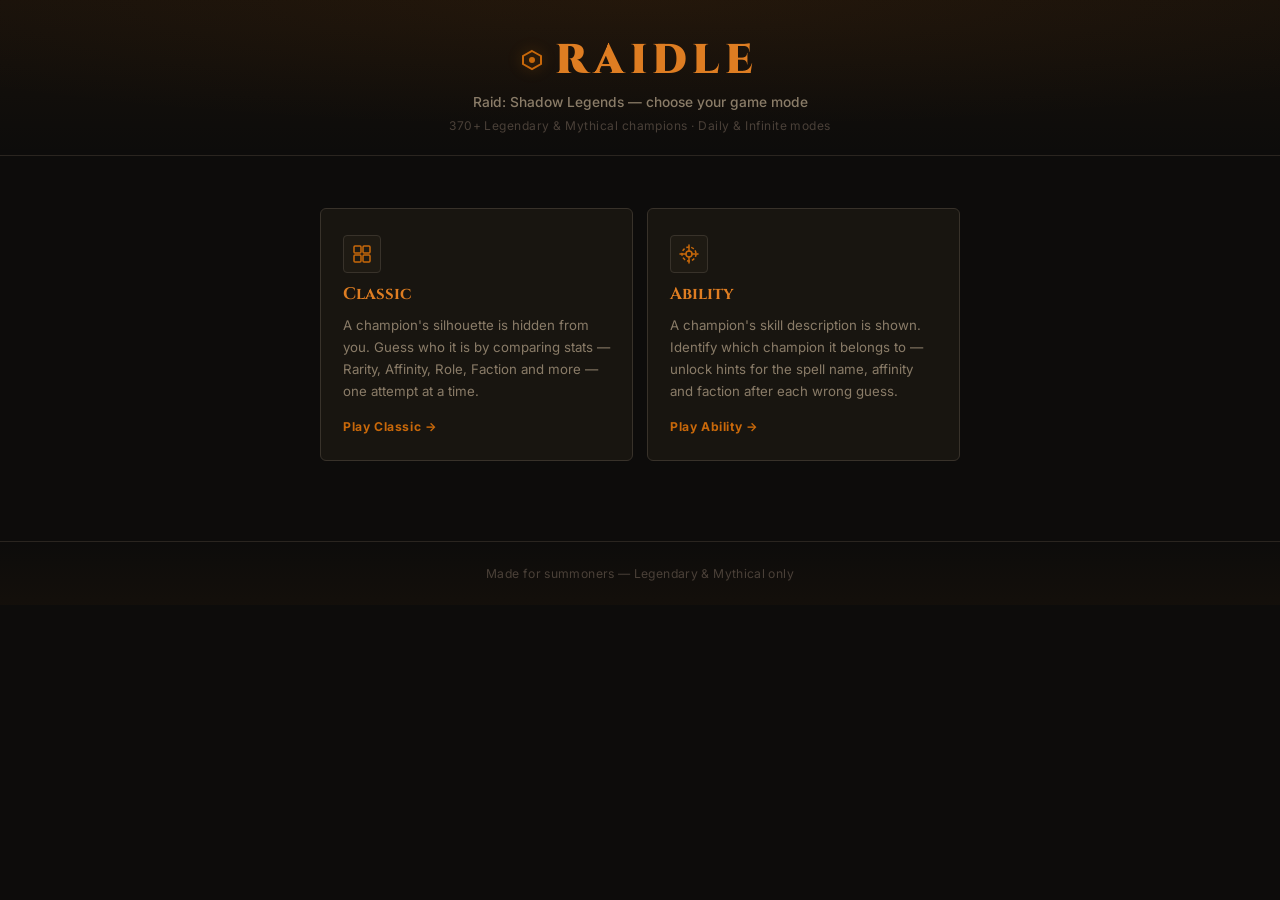
<file: index.html>
<!DOCTYPE html>
<html lang="en">
<head>
<meta charset="UTF-8">
<meta name="viewport" content="width=device-width, initial-scale=1.0">
<title>Raidle — Choose your game</title>
<meta name="description" content="Raidle: two Raid Shadow Legends guessing games. Guess the champion from stats, or identify them from a skill description.">
<meta name="theme-color" content="#0d0c0b">
<link rel="preconnect" href="https://fonts.googleapis.com">
<link rel="preconnect" href="https://fonts.gstatic.com" crossorigin>
<link href="https://fonts.googleapis.com/css2?family=Cinzel:wght@700;800;900&family=Inter:wght@400;500;600;700;800&display=swap" rel="stylesheet">
<link rel="stylesheet" href="style.css">
</head>
<body>

<header class="site-header">
  <div class="header-inner">
    <div class="brand">
      <div class="brand-icon" aria-hidden="true">
        <svg width="22" height="22" viewBox="0 0 22 22" fill="none"><polygon points="11,2 20,7 20,15 11,20 2,15 2,7" stroke="currentColor" stroke-width="2" fill="none"/><circle cx="11" cy="11" r="3" fill="currentColor"/></svg>
      </div>
      <h1>RAIDLE</h1>
    </div>
    <p class="subtitle">Raid: Shadow Legends — choose your game mode</p>
    <p class="hub-count">370+ Legendary &amp; Mythical champions · Daily &amp; Infinite modes</p>
  </div>
</header>

<main class="hub-main">

  <div class="hub-grid">

    <a href="champions.html" class="hub-card">
      <div class="hub-card-icon" aria-hidden="true">
        <svg width="22" height="22" viewBox="0 0 22 22" fill="none">
          <rect x="3" y="3" width="7" height="7" rx="1" stroke="currentColor" stroke-width="1.5"/>
          <rect x="12" y="3" width="7" height="7" rx="1" stroke="currentColor" stroke-width="1.5"/>
          <rect x="3" y="12" width="7" height="7" rx="1" stroke="currentColor" stroke-width="1.5"/>
          <rect x="12" y="12" width="7" height="7" rx="1" stroke="currentColor" stroke-width="1.5"/>
        </svg>
      </div>
      <div class="hub-card-title">Classic</div>
      <p class="hub-card-desc">
        A champion's silhouette is hidden from you. Guess who it is by comparing stats — 
        Rarity, Affinity, Role, Faction and more — one attempt at a time.
      </p>
      <span class="hub-card-cta">Play Classic →</span>
    </a>

    <a href="ability.html" class="hub-card">
      <div class="hub-card-icon" aria-hidden="true">
        <svg width="22" height="22" viewBox="0 0 22 22" fill="none">
          <path d="M11 2 L11 8 M11 14 L11 20 M2 11 L8 11 M14 11 L20 11" stroke="currentColor" stroke-width="1.5" stroke-linecap="round"/>
          <circle cx="11" cy="11" r="3" stroke="currentColor" stroke-width="1.5"/>
          <circle cx="11" cy="11" r="7" stroke="currentColor" stroke-width="1.5" stroke-dasharray="3 2"/>
        </svg>
      </div>
      <div class="hub-card-title">Ability</div>
      <p class="hub-card-desc">
        A champion's skill description is shown. Identify which champion it belongs to —
        unlock hints for the spell name, affinity and faction after each wrong guess.
      </p>
      <span class="hub-card-cta">Play Ability →</span>
    </a>

  </div>

</main>

<footer class="site-footer">
  <p>Made for summoners &mdash; Legendary &amp; Mythical only</p>
</footer>

</body>
</html>
</file>
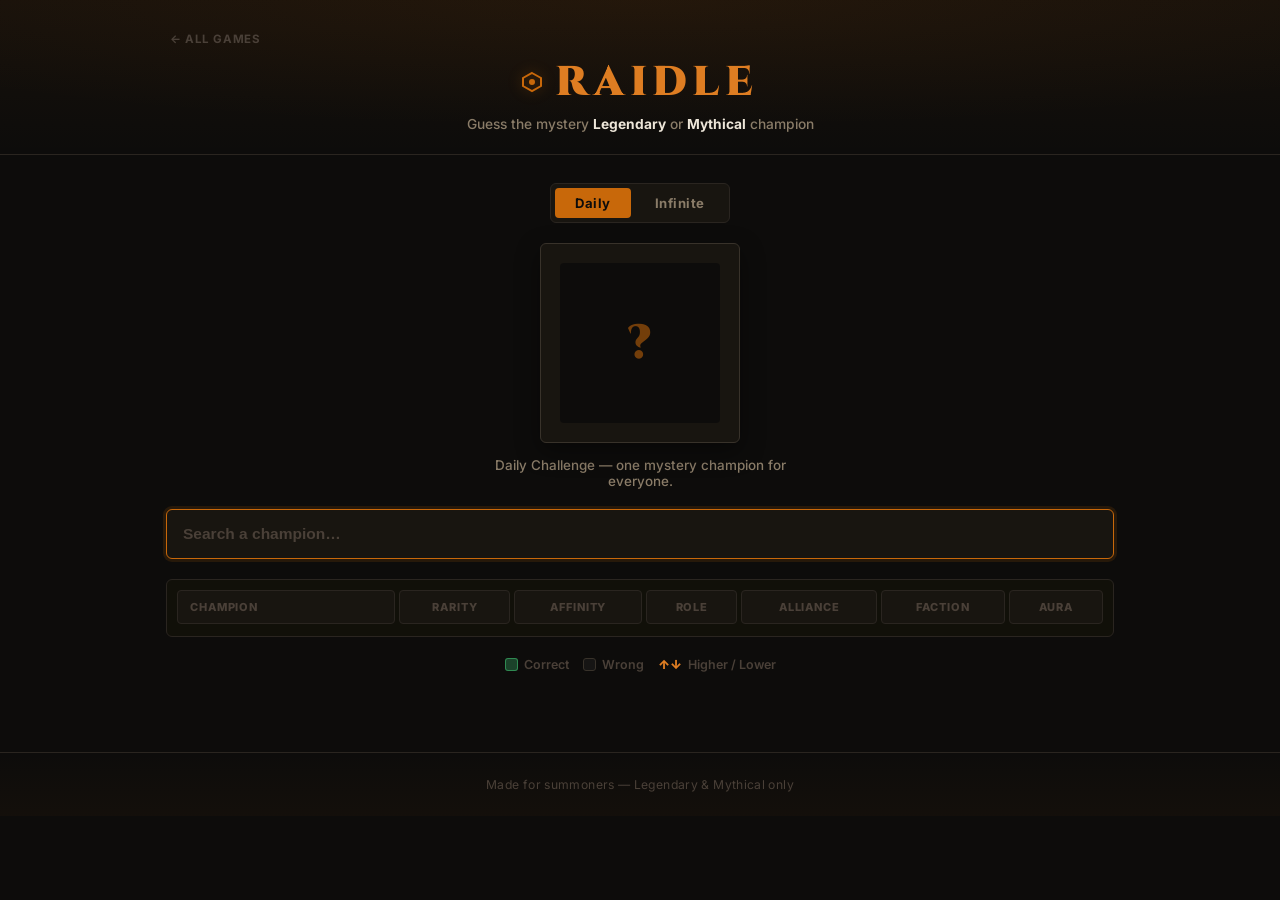
<file: champions.html>
<!DOCTYPE html>
<html lang="en">
<head>
<meta charset="UTF-8">
<meta name="viewport" content="width=device-width, initial-scale=1.0">
<title>Raidle — Guess the Raid: Shadow Legends champion</title>
<meta name="description" content="Daily and infinite Wordle-style game for Raid: Shadow Legends. Guess the mystery Legendary or Mythical champion.">
<meta name="theme-color" content="#0d0c0b">
<link rel="preconnect" href="https://fonts.googleapis.com">
<link rel="preconnect" href="https://fonts.gstatic.com" crossorigin>
<link href="https://fonts.googleapis.com/css2?family=Cinzel:wght@700;800;900&family=Inter:wght@400;500;600;700;800&display=swap" rel="stylesheet">
<link rel="stylesheet" href="style.css">
</head>
<body>

<header class="site-header">
  <div class="header-inner">
    <a href="index.html" class="hub-link">← All games</a>
    <div class="brand">
      <div class="brand-icon" aria-hidden="true">
        <svg width="22" height="22" viewBox="0 0 22 22" fill="none"><polygon points="11,2 20,7 20,15 11,20 2,15 2,7" stroke="currentColor" stroke-width="2" fill="none"/><circle cx="11" cy="11" r="3" fill="currentColor"/></svg>
      </div>
      <h1>RAIDLE</h1>
    </div>
    <p class="subtitle">Guess the mystery <strong>Legendary</strong> or <strong>Mythical</strong> champion</p>
  </div>
</header>

<main class="game">

  <div class="mode-switch" role="tablist" aria-label="Game mode">
    <button class="mode-btn is-active" data-mode="daily" role="tab" aria-selected="true">Daily</button>
    <button class="mode-btn" data-mode="infinite" role="tab" aria-selected="false">Infinite</button>
  </div>

  <section class="hero">
    <div class="hero-card" id="portal">
      <div class="hero-inner" id="portalFigure">
        <span class="placeholder-glyph">?</span>
      </div>
    </div>
    <p class="hero-caption" id="attemptsCaption">Who is this champion? Try your luck below.</p>
  </section>

  <section class="input-row">
    <div class="autocomplete" id="autocomplete">
      <input
        type="text"
        id="guessInput"
        class="guess-input"
        placeholder="Search a champion…"
        autocomplete="off"
        spellcheck="false"
        aria-label="Champion name"
        aria-autocomplete="list"
        aria-controls="suggestions"
      />
      <ul class="suggestions" id="suggestions" role="listbox" hidden></ul>
    </div>
  </section>

  <section class="result-banner" id="resultBanner" hidden></section>

  <section class="board-wrap">
    <div class="board-scroll">
      <table class="board" id="board">
        <thead>
          <tr>
            <th class="col-portrait">Champion</th>
            <th>Rarity</th>
            <th>Affinity</th>
            <th>Role</th>
            <th>Alliance</th>
            <th>Faction</th>
            <th>Aura</th>
          </tr>
        </thead>
        <tbody id="boardBody"></tbody>
      </table>
    </div>
  </section>

  <div class="legend">
    <span class="legend-item"><span class="chip chip--correct"></span>Correct</span>
    <span class="legend-item"><span class="chip chip--wrong"></span>Wrong</span>
    <span class="legend-item"><span class="legend-arrow">↑↓</span>Higher / Lower</span>
  </div>

</main>

<footer class="site-footer">
  <p>Made for summoners &mdash; Legendary &amp; Mythical only</p>
</footer>

<script src="data.js"></script>
<script src="script.js"></script>
</body>
</html>
</file>
<file: style.css>
/* ================================================================
   RAIDLE — dark theme
   ================================================================ */

/* -------- tokens -------- */
:root {
  --bg:        #0d0c0b;
  --bg-2:      #111009;
  --surface:   #181510;
  --surface-2: #1e1a13;
  --border:    #2a2520;
  --border-hi: #38322a;

  --text:    #ede6d9;
  --muted:   #8a7c68;
  --faint:   #4a4038;

  --accent:    #c8680a;
  --accent-hi: #de7d22;
  --accent-lo: #8a4206;

  --magic:  #4a9ad4;
  --spirit: #4aaa6a;
  --force:  #c87820;
  --void:   #9060c0;

  --win-bg:  #0d1f10;
  --win-bd:  #1e4224;
  --lose-bg: #1a0e0b;
  --lose-bd: #3a1c14;

  --r:    6px;
  --r-sm: 4px;
  --ease: cubic-bezier(.25,.46,.45,.94);
}

/* -------- reset -------- */
*, *::before, *::after { box-sizing: border-box; margin: 0; padding: 0; }
html { height: 100%; -webkit-text-size-adjust: 100%; }
body {
  min-height: 100%;
  background: var(--bg);
  background-image: radial-gradient(ellipse 130% 26% at 50% 0%, rgba(200,104,10,.07) 0%, transparent 55%);
  color: var(--text);
  font-family: 'Inter', system-ui, -apple-system, "Segoe UI", Roboto, Arial, sans-serif;
  -webkit-font-smoothing: antialiased;
  overflow-x: hidden;
}
button { font-family: inherit; cursor: pointer; }
img { display: block; }
ul { list-style: none; }
::selection { background: rgba(200,104,10,.28); color: var(--text); }

/* -------- header -------- */
.site-header {
  position: relative; z-index: 1;
  border-bottom: 1px solid var(--border);
  background: linear-gradient(to bottom, rgba(200,104,10,.055) 0%, transparent 100%);
}
.header-inner {
  max-width: 980px;
  margin: 0 auto;
  padding: 32px 20px 22px;
  display: flex;
  flex-direction: column;
  align-items: center;
  gap: 6px;
}
.brand {
  display: flex;
  align-items: center;
  gap: 12px;
}
.brand-icon {
  color: var(--accent);
  display: flex;
  align-items: center;
  filter: drop-shadow(0 0 7px rgba(200,104,10,.4));
}
.brand h1 {
  font-family: 'Cinzel', serif;
  font-size: clamp(1.8rem, 5vw, 2.6rem);
  font-weight: 900;
  letter-spacing: .14em;
  color: var(--accent-hi);
  text-rendering: optimizeLegibility;
}
.subtitle {
  font-size: .86rem;
  color: var(--muted);
  font-weight: 500;
  text-align: center;
}
.subtitle strong { color: var(--text); font-weight: 700; }

/* -------- main layout -------- */
.game {
  position: relative; z-index: 1;
  max-width: 980px;
  margin: 0 auto;
  padding: 28px 16px 80px;
  display: flex;
  flex-direction: column;
  align-items: center;
  gap: 20px;
  animation: pageFade .45s var(--ease) both;
}

/* -------- mode tabs -------- */
.mode-switch {
  display: inline-flex;
  gap: 4px;
  background: var(--surface);
  border: 1px solid var(--border);
  border-radius: var(--r);
  padding: 4px;
}
.mode-btn {
  border: none;
  background: transparent;
  color: var(--muted);
  font-size: .82rem;
  font-weight: 700;
  letter-spacing: .04em;
  padding: 7px 20px;
  border-radius: 4px;
  transition: background .15s, color .15s;
}
.mode-btn:hover { color: var(--text); }
.mode-btn.is-active {
  background: var(--accent);
  color: var(--bg);
}

/* -------- hero card -------- */
.hero {
  display: flex;
  flex-direction: column;
  align-items: center;
  gap: 14px;
  width: 100%;
}
.hero-card {
  position: relative;
  width: 200px;
  height: 200px;
  border-radius: var(--r);
  background: var(--surface);
  border: 1px solid var(--border-hi);
  display: grid;
  place-items: center;
  box-shadow: 0 8px 24px rgba(0,0,0,.4);
  animation: heroBreath 4s ease-in-out infinite;
}
.hero-card.is-done { animation: none; }
.hero-inner {
  width: 160px;
  height: 160px;
  border-radius: var(--r-sm);
  overflow: hidden;
  display: grid;
  place-items: center;
  background: var(--bg);
}
.hero-inner img {
  width: 100%; height: 100%;
  object-fit: cover;
  filter: brightness(0) saturate(0);
  transition: filter .55s var(--ease);
}
.hero-inner.is-revealed img { filter: none; }
.placeholder-glyph {
  font-family: 'Cinzel', serif;
  font-size: 3rem;
  font-weight: 900;
  color: var(--accent);
  opacity: .55;
  user-select: none;
  animation: glyphPulse 2.8s ease-in-out infinite;
}
.hero-caption {
  font-size: .84rem;
  color: var(--muted);
  font-weight: 500;
  text-align: center;
  max-width: 340px;
}

/* -------- input row -------- */
.input-row {
  width: 100%;
  display: flex;
  gap: 10px;
  align-items: stretch;
}
.autocomplete {
  position: relative;
  flex: 1;
}
.guess-input {
  width: 100%;
  height: 50px;
  background: var(--surface);
  border: 1px solid var(--border-hi);
  border-radius: var(--r);
  color: var(--text);
  font-size: .97rem;
  font-weight: 600;
  padding: 0 16px;
  outline: none;
  transition: border-color .18s var(--ease), box-shadow .18s var(--ease);
}
.guess-input::placeholder { color: var(--faint); }
.guess-input:focus {
  border-color: var(--accent);
  box-shadow: 0 0 0 3px rgba(200,104,10,.14);
}
/* -------- suggestions dropdown -------- */
.suggestions {
  position: absolute;
  z-index: 9000;
  top: calc(100% + 6px);
  left: 0; right: 0;
  padding: 6px;
  background: var(--surface);
  border: 1px solid var(--border-hi);
  border-radius: var(--r);
  max-height: 300px;
  overflow-y: auto;
  box-shadow: 0 8px 24px rgba(0,0,0,.5);
}
.suggestions::-webkit-scrollbar { width: 8px; }
.suggestions::-webkit-scrollbar-track { background: transparent; }
.suggestions::-webkit-scrollbar-thumb { background: var(--border-hi); border-radius: 4px; }
.suggestion-item {
  display: flex;
  align-items: center;
  gap: 12px;
  padding: 8px 10px;
  border-radius: var(--r-sm);
  cursor: pointer;
  transition: background .14s, color .14s, border-color .14s;
  border-left: 2px solid transparent;
}
.suggestion-item:hover,
.suggestion-item.is-active { background: var(--surface-2); border-left-color: var(--accent); }
.suggestion-item span {
  font-weight: 700;
  font-size: .92rem;
  color: var(--text);
}
.suggestion-item:hover span,
.suggestion-item.is-active span { color: var(--accent-hi); }
.suggestion-thumb {
  width: 44px; height: 44px;
  border-radius: var(--r-sm);
  object-fit: cover;
  border: 1px solid var(--border-hi);
  flex-shrink: 0;
  background: var(--surface-2);
}
.thumb-fallback {
  display: grid;
  place-items: center;
  font-weight: 800;
  font-size: .75rem;
  color: var(--faint);
}
.no-match {
  padding: 10px 12px;
  color: var(--faint);
  font-size: .86rem;
}

/* -------- result banner -------- */
.result-banner {
  width: 100%;
  padding: 18px 20px;
  border-radius: var(--r);
  font-weight: 700;
  border: 1px solid transparent;
  position: relative;
  overflow: hidden;
}
.result-banner.win  {
  background: var(--win-bg);
  border-color: var(--win-bd);
  animation: winEntrance .42s cubic-bezier(.34,1.3,.64,1) both;
}
.result-banner.lose {
  background: var(--lose-bg);
  border-color: var(--lose-bd);
  animation: rise .3s var(--ease) both;
}
.result-banner.win::after {
  content: '';
  position: absolute;
  top: 0; left: -80%; bottom: 0;
  width: 55%;
  background: linear-gradient(90deg, transparent, rgba(255,255,255,.04), transparent);
  animation: shimmer 1.4s var(--ease) .4s both;
}
.answer-name {
  font-family: 'Cinzel', serif;
  color: var(--accent-hi);
  font-size: 1.05em;
}
.banner-actions {
  margin-top: 10px;
  display: flex;
  gap: 8px;
  flex-wrap: wrap;
}
.banner-actions button {
  height: 36px;
  padding: 0 16px;
  border-radius: 999px;
  border: 1px solid var(--border-hi);
  background: var(--surface-2);
  color: var(--text);
  font-size: .82rem;
  font-weight: 700;
  transition: background .18s, border-color .18s, color .18s;
}
.banner-actions button:hover {
  background: var(--accent);
  border-color: var(--accent);
  color: #0b0b0b;
}
@keyframes rise {
  from { opacity: 0; transform: translateY(-8px); }
  to   { opacity: 1; transform: none; }
}
@keyframes winEntrance {
  from { opacity: 0; transform: translateY(-6px) scale(.98); }
  to   { opacity: 1; transform: none; }
}
@keyframes shimmer {
  from { left: -80%; }
  to   { left: 120%; }
}

/* -------- guess board -------- */
.board-wrap { width: 100%; }
.board-scroll {
  width: 100%;
  overflow-x: auto;
  border-radius: var(--r);
  padding: 6px 6px 8px;
  background: var(--bg-2);
  border: 1px solid var(--border);
  perspective: 1000px;
}
.board-scroll::-webkit-scrollbar { height: 6px; }
.board-scroll::-webkit-scrollbar-thumb { background: var(--border-hi); border-radius: 3px; }
.board {
  width: 100%;
  border-collapse: separate;
  border-spacing: 4px 4px;
  background: transparent;
}
.board thead th {
  padding: 9px 12px;
  font-size: .69rem;
  font-weight: 800;
  letter-spacing: .08em;
  text-transform: uppercase;
  color: var(--faint);
  text-align: center;
  background: var(--surface);
  border-radius: var(--r-sm);
  border: 1px solid var(--border);
}
.board thead th.col-portrait {
  text-align: left;
  padding-left: 12px;
  min-width: 140px;
}
.board tbody td {
  padding: 10px 10px;
  text-align: center;
  font-size: .88rem;
  font-weight: 700;
  border-radius: var(--r);
  border: 2px solid var(--border-hi);
  background: var(--surface-2);
  vertical-align: middle;
  white-space: nowrap;
}
.cell-portrait {
  display: flex;
  align-items: center;
  gap: 10px;
  padding: 8px 12px !important;
  text-align: left !important;
  border-color: var(--border-hi) !important;
  background: var(--surface) !important;
}
.cell-portrait img,
.cell-portrait .thumb-fallback {
  width: 44px; height: 44px;
  border-radius: var(--r-sm);
  object-fit: cover;
  border: 1px solid var(--border-hi);
  flex-shrink: 0;
}
.cell-portrait .thumb-fallback {
  display: grid;
  place-items: center;
  background: var(--surface-2);
  color: var(--faint);
  font-size: .7rem;
  font-weight: 800;
}
.cell-portrait span {
  font-size: .82rem;
  font-weight: 700;
  color: var(--text);
  font-family: 'Cinzel', serif;
  letter-spacing: .01em;
  line-height: 1.3;
  white-space: normal;
}
.cell.is-correct {
  background: #0e2519;
  border-color: #38a864;
  color: #7ddba0;
}
.cell.is-wrong {
  background: var(--surface-2);
  border-color: #2c1e1e;
  color: var(--muted);
}
.cell .arrow {
  display: inline-block;
  margin-left: 5px;
  font-size: .8em;
  color: var(--accent-hi);
  font-weight: 900;
}
.affinity-dot {
  width: 9px; height: 9px;
  border-radius: 50%;
  display: inline-block;
  margin-right: 6px;
  vertical-align: middle;
}
.affinity-dot.Magic  { background: var(--magic); }
.affinity-dot.Spirit { background: var(--spirit); }
.affinity-dot.Force  { background: var(--force); }
.affinity-dot.Void   { background: var(--void); }
/* per-cell staggered flip reveal */
.cell-reveal {
  animation: cellFlip .42s cubic-bezier(.34,1.4,.64,1) both;
}
@keyframes cellFlip {
  from { opacity: 0; transform: rotateY(-55deg) scale(.93); }
  to   { opacity: 1; transform: rotateY(0deg)   scale(1); }
}

/* -------- legend -------- */
.legend {
  display: flex;
  flex-wrap: wrap;
  gap: 14px;
  justify-content: center;
  color: var(--faint);
  font-size: .78rem;
  font-weight: 600;
}
.legend-item {
  display: inline-flex;
  align-items: center;
  gap: 6px;
}
.chip {
  width: 13px; height: 13px;
  border-radius: 3px;
  display: inline-block;
  flex-shrink: 0;
}
.chip--correct {
  background: rgba(56,168,100,.35);
  border: 1px solid rgba(56,168,100,.7);
}
.chip--wrong {
  background: rgba(255,255,255,.04);
  border: 1px solid var(--border-hi);
}
.legend-arrow { color: var(--accent-hi); font-weight: 900; }

/* -------- footer -------- */
.site-footer {
  position: relative; z-index: 1;
  text-align: center;
  padding: 24px 20px;
  color: var(--faint);
  font-size: .76rem;
  letter-spacing: .03em;
  border-top: 1px solid var(--border);
  background: linear-gradient(to top, rgba(200,104,10,.035) 0%, transparent 100%);
}

/* -------- responsive -------- */
@media (max-width: 600px) {
  .game { padding: 20px 12px 60px; gap: 16px; }
  .hero-card { width: 168px; height: 168px; }
  .hero-inner { width: 132px; height: 132px; }
  .placeholder-glyph { font-size: 2.4rem; }
  .board { font-size: .78rem; }
  .input-row { flex-wrap: wrap; }
  .autocomplete { flex: 1 1 100%; }
}
@media (max-width: 400px) {
  .brand h1 { font-size: 1.6rem; }
}

/* ================================================================
   GAME TYPE NAVIGATION
   ================================================================ */
.game-type-nav {
  display: flex;
  justify-content: center;
  border-bottom: 1px solid var(--border);
  position: relative;
  z-index: 1;
}
.game-type-btn {
  background: none;
  border: none;
  border-bottom: 2px solid transparent;
  margin-bottom: -1px;
  color: var(--muted);
  font-family: 'Cinzel', serif;
  font-size: .8rem;
  font-weight: 700;
  letter-spacing: .1em;
  padding: 14px 32px;
  transition: color .15s, border-color .15s;
}
.game-type-btn:hover { color: var(--text); }
.game-type-btn.is-active {
  color: var(--accent-hi);
  border-bottom-color: var(--accent);
}

/* ================================================================
   ABILITY GAME
   ================================================================ */

/* description card */
.ability-card {
  width: 100%;
  background: var(--surface);
  border: 1px solid var(--border-hi);
  border-radius: var(--r);
  padding: 22px 26px;
  display: flex;
  flex-direction: column;
  gap: 10px;
  position: relative;
  overflow: hidden;
}
.ability-card::before {
  content: '\201C';
  position: absolute;
  bottom: -14px; right: 16px;
  font-family: 'Cinzel', serif;
  font-size: 7rem;
  line-height: 1;
  color: var(--accent);
  opacity: .07;
  pointer-events: none;
  user-select: none;
}
.ability-label {
  font-size: .69rem;
  font-weight: 800;
  letter-spacing: .1em;
  text-transform: uppercase;
  color: var(--faint);
}
.ability-desc {
  font-size: 1rem;
  line-height: 1.75;
  color: var(--text);
  margin: 0;
  border-left: 3px solid var(--accent);
  padding-left: 16px;
  font-style: italic;
}

/* hints row */
.hints-row {
  display: flex;
  gap: 8px;
  width: 100%;
}
.hint-chip {
  flex: 1;
  display: flex;
  align-items: center;
  gap: 10px;
  padding: 11px 14px;
  background: var(--surface);
  border: 1px solid var(--border);
  border-radius: var(--r);
  min-width: 0;
  transition: border-color .25s, background .25s;
}
.hint-chip.is-revealed {
  border-color: var(--accent);
  background: var(--surface-2);
  animation: chipReveal .38s cubic-bezier(.34,1.56,.64,1) both;
}
.hint-index {
  font-family: 'Cinzel', serif;
  font-size: .72rem;
  font-weight: 700;
  color: var(--faint);
  flex-shrink: 0;
  width: 22px;
  height: 22px;
  border: 1px solid var(--border-hi);
  border-radius: 50%;
  display: grid;
  place-items: center;
  transition: border-color .25s, color .25s;
}
.hint-chip.is-revealed .hint-index {
  border-color: var(--accent);
  color: var(--accent-hi);
}
.hint-body {
  display: flex;
  flex-direction: column;
  gap: 2px;
  min-width: 0;
}
.hint-cat {
  font-size: .64rem;
  font-weight: 800;
  letter-spacing: .07em;
  text-transform: uppercase;
  color: var(--faint);
}
.hint-val {
  font-size: .86rem;
  font-weight: 700;
  color: var(--faint);
  white-space: nowrap;
  overflow: hidden;
  text-overflow: ellipsis;
  transition: color .25s;
}
.hint-chip.is-revealed .hint-val {
  color: var(--text);
}

/* wrong guess list */
.wrong-list {
  width: 100%;
  display: flex;
  flex-wrap: wrap;
  align-items: baseline;
  gap: 8px;
}
.wrong-list-label {
  font-size: .69rem;
  font-weight: 800;
  letter-spacing: .07em;
  text-transform: uppercase;
  color: var(--faint);
  flex-shrink: 0;
}
.wrong-pills {
  display: flex;
  flex-wrap: wrap;
  gap: 5px;
}
.wrong-pill {
  display: inline-block;
  padding: 3px 10px;
  background: var(--surface-2);
  border: 1px solid var(--border-hi);
  border-radius: 999px;
  font-size: .76rem;
  font-weight: 600;
  color: var(--muted);
  animation: pillIn .2s var(--ease) both;
}

/* ability mode switch alignment */
.ability-mode-switch { align-self: flex-start; }

@media (max-width: 600px) {
  .hints-row { flex-direction: column; }
  .hint-chip { flex-direction: row; }
}

/* ================================================================
   HUB PAGE
   ================================================================ */
.hub-main {
  max-width: 680px;
  margin: 0 auto;
  padding: 52px 20px 80px;
  display: flex;
  flex-direction: column;
  align-items: center;
  gap: 32px;
  position: relative;
  z-index: 1;
  animation: pageFade .45s var(--ease) both;
}
.hub-grid {
  display: grid;
  grid-template-columns: 1fr 1fr;
  gap: 14px;
  width: 100%;
}
.hub-card {
  background: var(--surface);
  border: 1px solid var(--border-hi);
  border-radius: var(--r);
  padding: 26px 22px;
  display: flex;
  flex-direction: column;
  gap: 10px;
  text-decoration: none;
  color: var(--text);
  transition: border-color .2s, background .2s, transform .2s;
  position: relative;
  overflow: hidden;
}
.hub-card::after {
  content: '';
  position: absolute;
  top: 0; left: 0; right: 0;
  height: 2px;
  background: linear-gradient(90deg, var(--accent-lo), var(--accent-hi), var(--accent-lo));
  transform: scaleX(0);
  transform-origin: left;
  transition: transform .32s var(--ease);
}
.hub-card:hover {
  border-color: var(--accent);
  background: var(--surface-2);
  transform: translateY(-3px);
}
.hub-card:hover::after { transform: scaleX(1); }
.hub-card-icon {
  width: 38px;
  height: 38px;
  display: flex;
  align-items: center;
  justify-content: center;
  background: var(--surface-2);
  border: 1px solid var(--border-hi);
  border-radius: var(--r-sm);
  color: var(--accent);
  flex-shrink: 0;
}
.hub-card-title {
  font-family: 'Cinzel', serif;
  font-size: 1.05rem;
  font-weight: 700;
  color: var(--accent-hi);
}
.hub-card-desc {
  font-size: .83rem;
  color: var(--muted);
  line-height: 1.65;
  flex: 1;
}
.hub-card-cta {
  display: inline-block;
  font-size: .76rem;
  font-weight: 700;
  letter-spacing: .05em;
  color: var(--accent);
  margin-top: 6px;
}
.hub-card:hover .hub-card-cta { color: var(--accent-hi); }

@media (max-width: 480px) {
  .hub-grid { grid-template-columns: 1fr; }
}

/* ================================================================
   SHARED: back-link + game-badge (index.html + ability.html)
   ================================================================ */
.hub-link {
  display: inline-flex;
  align-items: center;
  gap: 4px;
  font-size: .72rem;
  font-weight: 700;
  letter-spacing: .05em;
  text-transform: uppercase;
  color: var(--faint);
  text-decoration: none;
  border-bottom: 1px solid transparent;
  padding-bottom: 1px;
  transition: color .15s, border-color .15s;
  align-self: flex-start;
}
.hub-link:hover { color: var(--muted); border-bottom-color: var(--border-hi); }

.hub-count {
  font-size: .75rem;
  color: var(--faint);
  letter-spacing: .04em;
  margin-top: 2px;
}

.game-badge {
  display: inline-block;
  font-family: 'Inter', sans-serif;
  font-size: .55em;
  font-weight: 700;
  letter-spacing: .1em;
  text-transform: uppercase;
  color: var(--accent);
  background: transparent;
  border: 1px solid var(--accent-lo);
  border-radius: 4px;
  padding: 2px 7px;
  vertical-align: middle;
  margin-left: 10px;
  position: relative;
  top: -2px;
}

/* ================================================================
   KEYFRAMES
   ================================================================ */
@keyframes heroBreath {
  0%, 100% { box-shadow: 0 8px 24px rgba(0,0,0,.4); }
  50%       { box-shadow: 0 12px 36px rgba(0,0,0,.5), 0 0 32px rgba(200,104,10,.1); }
}
@keyframes glyphPulse {
  0%, 100% { opacity: .44; transform: scale(1); }
  50%       { opacity: .66; transform: scale(1.06); }
}
@keyframes pageFade {
  from { opacity: 0; transform: translateY(10px); }
  to   { opacity: 1; transform: none; }
}
@keyframes chipReveal {
  from { transform: scale(.9); opacity: 0; }
  to   { transform: scale(1);  opacity: 1; }
}
@keyframes pillIn {
  from { opacity: 0; transform: scale(.82) translateX(-5px); }
  to   { opacity: 1; transform: none; }
}
</file>
